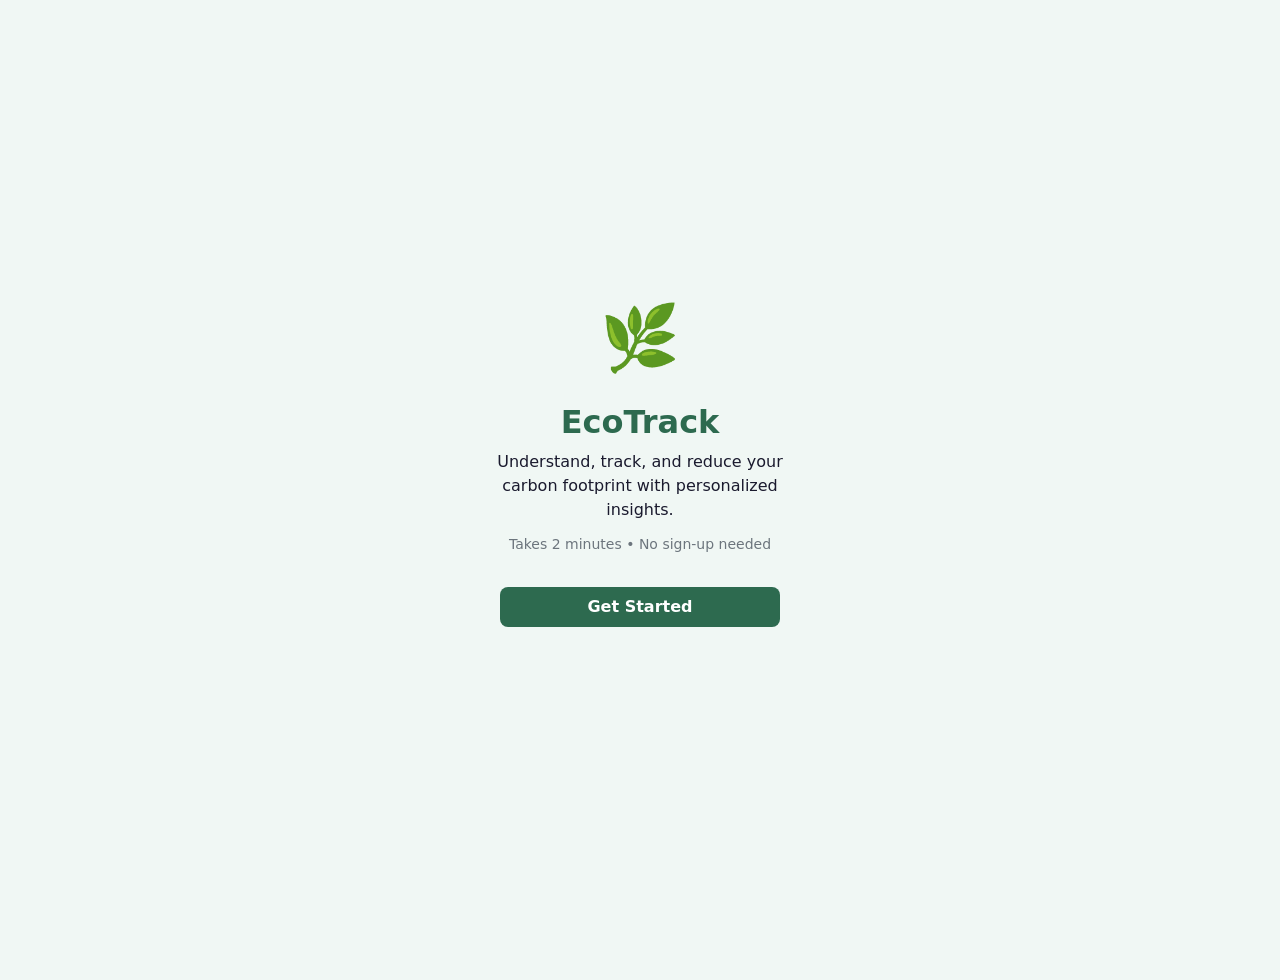
<file: index.html>
<!DOCTYPE html>
<html lang="en">
  <head>
    <meta charset="UTF-8" />
    <meta name="viewport" content="width=device-width, initial-scale=1.0" />
    <meta
      http-equiv="Content-Security-Policy"
      content="default-src 'self'; script-src 'self'; style-src 'self' 'unsafe-inline'; img-src 'self' data:;"
    />
    <title>EcoTrack — Understand, Track &amp; Reduce Your Carbon Footprint</title>
    <meta name="description" content="Track and reduce your carbon footprint with personalized insights, eco score, and actionable tips. Free, no sign-up needed." />
    <meta name="theme-color" content="#1B5E3F">
    <link rel="icon" href="data:image/svg+xml,<svg xmlns='http://www.w3.org/2000/svg' viewBox='0 0 100 100'><text y='.9em' font-size='90'>🌿</text></svg>">
    <link rel="stylesheet" href="css/styles.css" />
  </head>
  <body>
    <a class="skip-link" href="#main-content">Skip to main content</a>

    <header id="top-header" class="top-header" hidden>
      <div class="top-header-inner">
        <a href="#dashboard" class="header-brand" aria-label="EcoTrack Home">
            <span class="header-logo" aria-hidden="true">🌿</span>
            <span class="header-name">EcoTrack</span>
        </a>
        <nav class="desktop-nav" aria-label="Desktop navigation">
          <button class="desktop-nav-btn" data-route="dashboard" type="button">Dashboard</button>
          <button class="desktop-nav-btn" data-route="log" type="button">Log</button>
          <button class="desktop-nav-btn" data-route="tips" type="button">Tips</button>
          <button class="desktop-nav-btn" data-route="profile" type="button">Profile</button>
        </nav>
        <div class="header-stat" id="header-stat" aria-live="polite"></div>
      </div>
    </header>

    <main id="main-content" role="main" aria-live="polite"></main>

    <nav id="bottom-nav" class="bottom-nav hidden" aria-label="Main navigation">
      <button
        class="nav-btn"
        data-route="dashboard"
        aria-label="Dashboard"
        type="button"
      >
        <svg
          aria-hidden="true"
          focusable="false"
          width="24"
          height="24"
          viewBox="0 0 24 24"
          fill="none"
          stroke="currentColor"
          stroke-width="2"
          stroke-linecap="round"
          stroke-linejoin="round"
        >
          <rect x="3" y="3" width="7" height="7" />
          <rect x="14" y="3" width="7" height="7" />
          <rect x="14" y="14" width="7" height="7" />
          <rect x="3" y="14" width="7" height="7" />
        </svg>
        <span>Dashboard</span>
      </button>

      <button
        class="nav-btn"
        data-route="log"
        aria-label="Log activity"
        type="button"
      >
        <svg
          aria-hidden="true"
          focusable="false"
          width="24"
          height="24"
          viewBox="0 0 24 24"
          fill="none"
          stroke="currentColor"
          stroke-width="2"
          stroke-linecap="round"
          stroke-linejoin="round"
        >
          <line x1="12" y1="5" x2="12" y2="19" />
          <line x1="5" y1="12" x2="19" y2="12" />
        </svg>
        <span>Log</span>
      </button>

      <button
        class="nav-btn"
        data-route="tips"
        aria-label="Eco tips"
        type="button"
      >
        <svg
          aria-hidden="true"
          focusable="false"
          width="24"
          height="24"
          viewBox="0 0 24 24"
          fill="none"
          stroke="currentColor"
          stroke-width="2"
          stroke-linecap="round"
          stroke-linejoin="round"
        >
          <circle cx="12" cy="12" r="10" />
          <line x1="12" y1="8" x2="12" y2="12" />
          <line x1="12" y1="16" x2="12.01" y2="16" />
        </svg>
        <span>Tips</span>
      </button>

      <button
        class="nav-btn"
        data-route="profile"
        aria-label="User profile"
        type="button"
      >
        <svg
          aria-hidden="true"
          focusable="false"
          width="24"
          height="24"
          viewBox="0 0 24 24"
          fill="none"
          stroke="currentColor"
          stroke-width="2"
          stroke-linecap="round"
          stroke-linejoin="round"
        >
          <path d="M20 21v-2a4 4 0 0 0-4-4H8a4 4 0 0 0-4 4v2" />
          <circle cx="12" cy="7" r="4" />
        </svg>
        <span>Profile</span>
      </button>
    </nav>

    <script src="js/data.js"></script>
    <script src="js/storage.js"></script>
    <script src="js/quiz.js"></script>
    <script src="js/logger.js"></script>
    <script src="js/dashboard.js"></script>
    <script src="js/tips.js"></script>
    <script src="js/app.js"></script>
  </body>
</html>
</file>
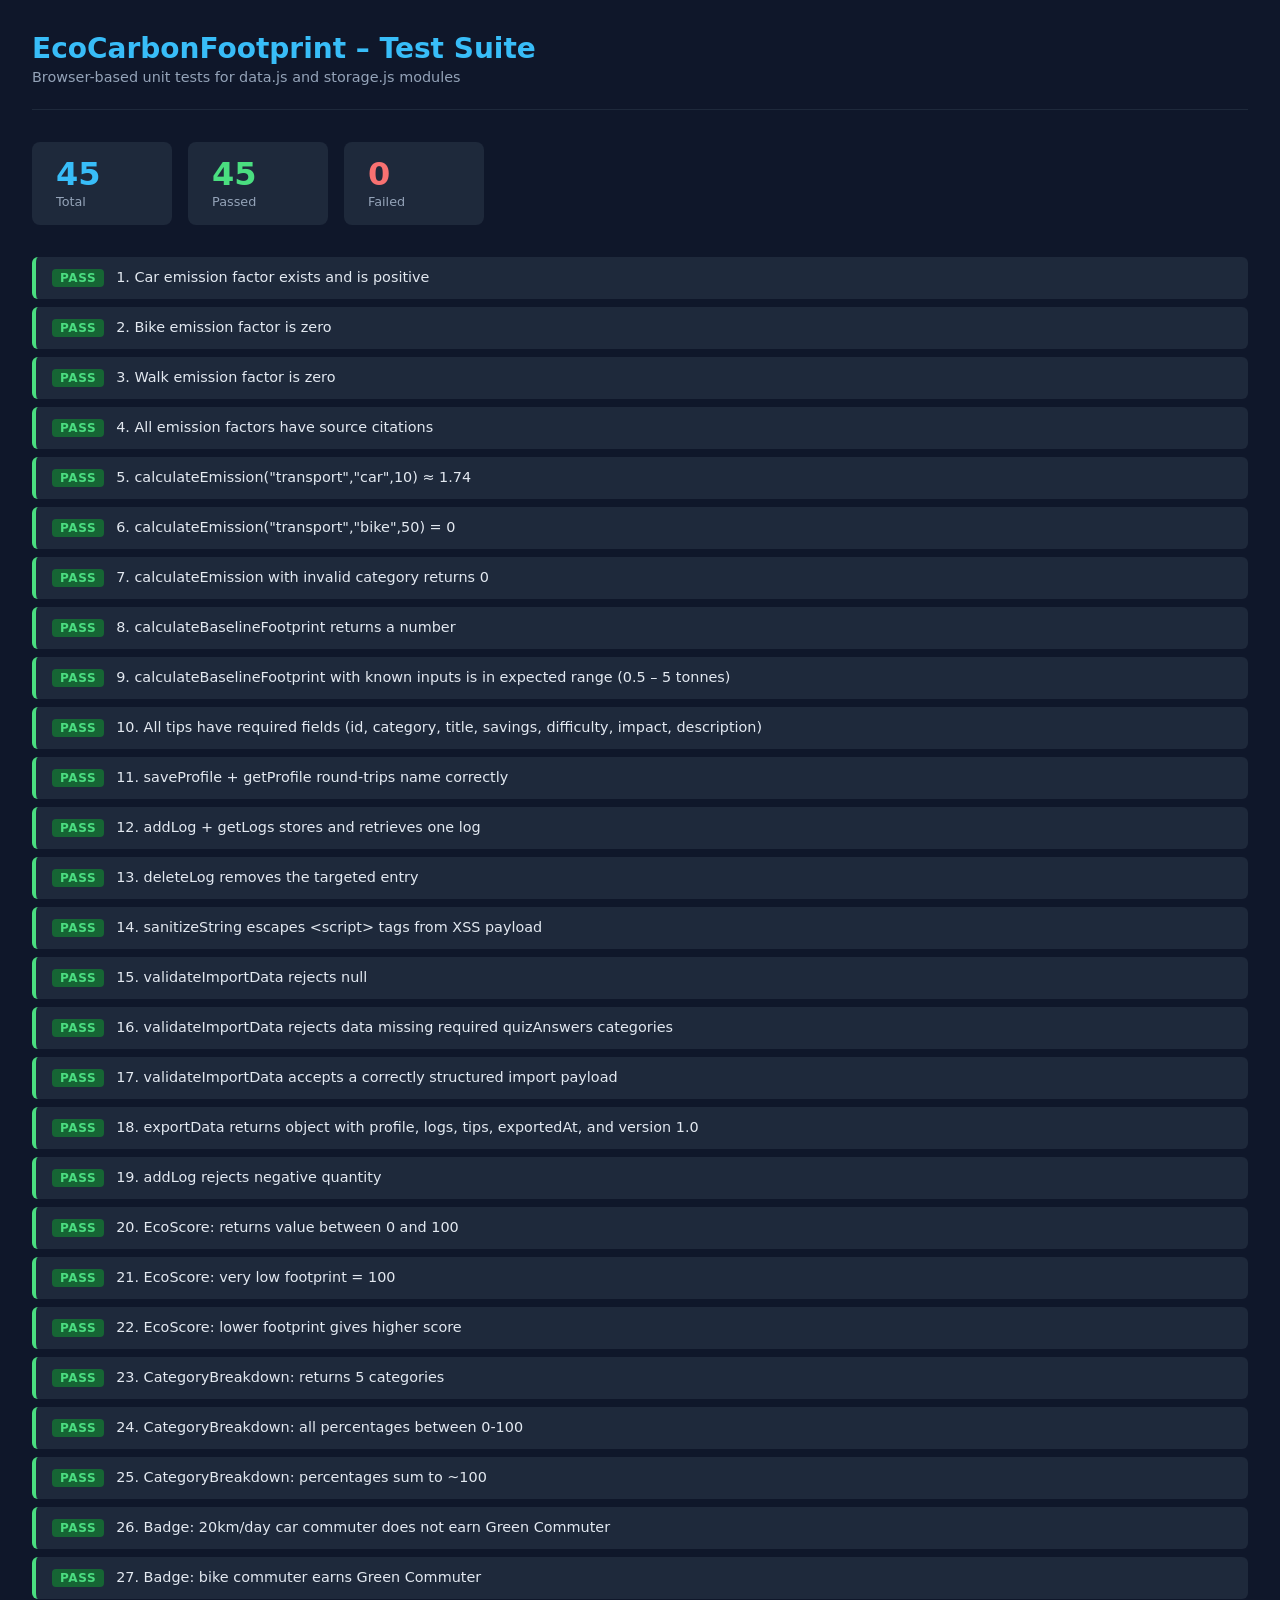
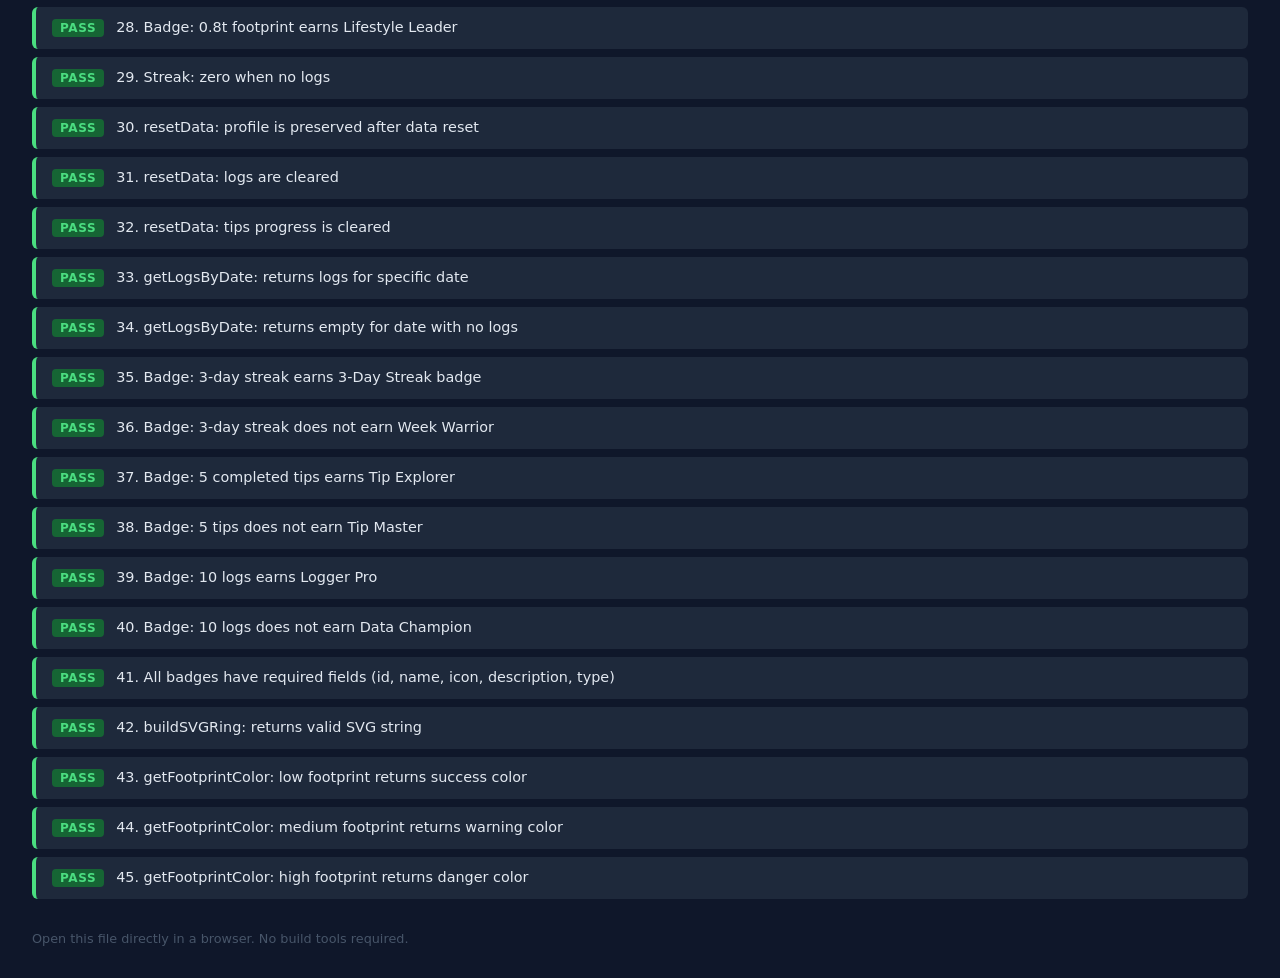
<file: tests/index.html>
<!DOCTYPE html>
<html lang="en">
<head>
  <meta charset="UTF-8">
  <meta name="viewport" content="width=device-width, initial-scale=1.0">
  <title>EcoCarbonFootprint – Test Suite</title>
  <style>
    * { box-sizing: border-box; margin: 0; padding: 0; }

    body {
      font-family: 'Segoe UI', system-ui, sans-serif;
      background: #0f172a;
      color: #e2e8f0;
      padding: 2rem;
      min-height: 100vh;
    }

    header {
      margin-bottom: 2rem;
      border-bottom: 1px solid #1e293b;
      padding-bottom: 1.5rem;
    }

    header h1 {
      font-size: 1.75rem;
      font-weight: 700;
      color: #38bdf8;
      margin-bottom: 0.25rem;
    }

    header p {
      color: #94a3b8;
      font-size: 0.9rem;
    }

    #summary {
      display: flex;
      gap: 1rem;
      margin-bottom: 2rem;
      flex-wrap: wrap;
    }

    .summary-card {
      background: #1e293b;
      border-radius: 8px;
      padding: 1rem 1.5rem;
      min-width: 140px;
    }

    .summary-card .value {
      font-size: 2rem;
      font-weight: 700;
      line-height: 1;
    }

    .summary-card .label {
      font-size: 0.8rem;
      color: #94a3b8;
      margin-top: 0.25rem;
    }

    .summary-card.pass  .value { color: #4ade80; }
    .summary-card.fail  .value { color: #f87171; }
    .summary-card.total .value { color: #38bdf8; }

    #results {
      display: flex;
      flex-direction: column;
      gap: 0.5rem;
    }

    .test-item {
      display: flex;
      align-items: flex-start;
      gap: 0.75rem;
      background: #1e293b;
      border-radius: 6px;
      padding: 0.75rem 1rem;
      border-left: 4px solid transparent;
    }

    .test-item.pass { border-left-color: #4ade80; }
    .test-item.fail { border-left-color: #f87171; }

    .test-badge {
      font-size: 0.75rem;
      font-weight: 700;
      padding: 2px 8px;
      border-radius: 4px;
      flex-shrink: 0;
      text-transform: uppercase;
      letter-spacing: 0.05em;
    }

    .test-badge.pass { background: #166534; color: #4ade80; }
    .test-badge.fail { background: #7f1d1d; color: #f87171; }

    .test-name {
      font-size: 0.9rem;
      flex: 1;
    }

    .test-error {
      font-size: 0.78rem;
      color: #f87171;
      margin-top: 0.25rem;
      font-family: monospace;
      background: #450a0a;
      padding: 4px 8px;
      border-radius: 4px;
    }

    .test-info {
      flex-direction: column;
    }

    footer {
      margin-top: 2rem;
      color: #475569;
      font-size: 0.8rem;
    }
  </style>
</head>
<body>

  <header>
    <h1>EcoCarbonFootprint – Test Suite</h1>
    <p>Browser-based unit tests for data.js and storage.js modules</p>
  </header>

  <div id="summary">
    <div class="summary-card total">
      <div class="value" id="count-total">–</div>
      <div class="label">Total</div>
    </div>
    <div class="summary-card pass">
      <div class="value" id="count-pass">–</div>
      <div class="label">Passed</div>
    </div>
    <div class="summary-card fail">
      <div class="value" id="count-fail">–</div>
      <div class="label">Failed</div>
    </div>
  </div>

  <div id="results"></div>

  <footer>
    <p>Open this file directly in a browser. No build tools required.</p>
  </footer>

  <!-- Hidden DOM stubs required by production modules -->
  <div id="main-content" style="display:none;"></div>
  <div id="bottom-nav" style="display:none;"></div>
  <div id="top-header" style="display:none;"></div>
  <div id="header-stat" style="display:none;"></div>

  <!-- Prevent App.init() from running during tests -->
  <script>window.__ECOTRACK_TEST_MODE__ = true;</script>

  <!-- Production modules (load order matters) -->
  <script src="../js/data.js"></script>
  <script src="../js/storage.js"></script>
  <script src="../js/quiz.js"></script>
  <script src="../js/logger.js"></script>
  <script src="../js/dashboard.js"></script>
  <script src="../js/tips.js"></script>
  <script src="../js/app.js"></script>

  <!-- Test runner + tests -->
  <script src="tests.js"></script>

</body>
</html>
</file>
<file: css/styles.css>
:root {
  --color-bg: #F0F7F4;
  --color-primary: #2D6A4F;
  --color-accent: #E76F51;
  --color-success: #40916C;
  --color-warning: #F4A261;
  --color-danger: #E63946;
  --color-neutral: #6C757D;
  --color-white: #FFFFFF;
  --color-text: #1A1A2E;
  --color-text-muted: #6C757D;
  --nav-height: 64px;
  --border-radius: 8px;
  --border-radius-lg: 16px;
  --shadow: 0 2px 8px rgba(0, 0, 0, 0.1);
  --shadow-lg: 0 4px 16px rgba(0, 0, 0, 0.15);
  --font-family: system-ui, -apple-system, BlinkMacSystemFont, 'Segoe UI', Roboto, sans-serif;
  --font-size-heading: 1.5rem;
  --font-size-subheading: 1.125rem;
  --font-size-body: 1rem;
  --font-size-small: 0.875rem;
  --max-width: 720px;
  --transition: 150ms ease-in-out;
}

*,
*::before,
*::after {
  box-sizing: border-box;
  margin: 0;
  padding: 0;
}

html {
  font-size: 16px;
}

body {
  font-family: var(--font-family);
  font-size: var(--font-size-body);
  background-color: var(--color-bg);
  color: var(--color-text);
  line-height: 1.5;
  padding-bottom: var(--nav-height);
  min-height: 100vh;
}

.skip-link {
  position: absolute;
  top: -100%;
  left: 0;
  padding: 8px 16px;
  background-color: var(--color-primary);
  color: var(--color-white);
  font-weight: 600;
  text-decoration: none;
  z-index: 9999;
  border-bottom-right-radius: var(--border-radius);
}

.skip-link:focus {
  top: 0;
}

#main-content {
  max-width: var(--max-width);
  margin: 0 auto;
  padding: 16px;
}

.bottom-nav {
  position: fixed;
  bottom: 0;
  left: 0;
  right: 0;
  height: var(--nav-height);
  background-color: var(--color-white);
  border-top: 1px solid rgba(0, 0, 0, 0.08);
  display: flex;
  justify-content: space-around;
  align-items: center;
  z-index: 100;
  box-shadow: 0 -2px 8px rgba(0, 0, 0, 0.08);
}

.nav-btn {
  display: flex;
  flex-direction: column;
  align-items: center;
  justify-content: center;
  gap: 4px;
  padding: 8px 12px;
  border: none;
  background: transparent;
  color: var(--color-neutral);
  font-family: var(--font-family);
  font-size: 0.75rem;
  font-weight: 500;
  cursor: pointer;
  border-radius: var(--border-radius);
  transition: color var(--transition), background-color var(--transition);
  min-width: 64px;
}

.nav-btn:hover {
  color: var(--color-primary);
  background-color: rgba(45, 106, 79, 0.08);
}

.nav-btn.active {
  color: var(--color-primary);
  font-weight: 600;
}

.nav-btn:focus-visible {
  outline: 2px solid var(--color-primary);
  outline-offset: 2px;
}

.card {
  background-color: var(--color-white);
  border-radius: var(--border-radius-lg);
  box-shadow: var(--shadow);
  padding: 16px;
}

.card + .card {
  margin-top: 16px;
}

.btn {
  display: inline-flex;
  align-items: center;
  justify-content: center;
  gap: 8px;
  padding: 10px 20px;
  border: none;
  border-radius: var(--border-radius);
  font-family: var(--font-family);
  font-size: var(--font-size-body);
  font-weight: 600;
  cursor: pointer;
  text-decoration: none;
  transition: background-color var(--transition), color var(--transition), box-shadow var(--transition);
  line-height: 1.25;
}

.btn:focus-visible {
  outline: 2px solid var(--color-primary);
  outline-offset: 2px;
}

.btn-primary {
  background-color: var(--color-primary);
  color: var(--color-white);
}

.btn-primary:hover {
  background-color: #245a42;
}

.btn-accent {
  background-color: var(--color-accent);
  color: var(--color-white);
}

.btn-accent:hover {
  background-color: #d45e3f;
}

.btn-outline {
  background-color: transparent;
  color: var(--color-primary);
  border: 2px solid var(--color-primary);
}

.btn-outline:hover {
  background-color: var(--color-primary);
  color: var(--color-white);
}

.btn-danger {
  background-color: var(--color-danger);
  color: var(--color-white);
}

.btn-danger:hover {
  background-color: #c62f3a;
}

.btn-block {
  display: flex;
  width: 100%;
}

.form-group {
  display: flex;
  flex-direction: column;
  gap: 6px;
  margin-bottom: 16px;
}

.form-label {
  font-size: 0.875rem;
  font-weight: 600;
  color: var(--color-text);
}

.form-input,
.form-select {
  padding: 10px 12px;
  border: 1.5px solid #CBD5E0;
  border-radius: var(--border-radius);
  font-family: var(--font-family);
  font-size: var(--font-size-body);
  color: var(--color-text);
  background-color: var(--color-white);
  transition: border-color var(--transition), box-shadow var(--transition);
  width: 100%;
}

.form-input:focus,
.form-select:focus {
  outline: none;
  border-color: var(--color-primary);
  box-shadow: 0 0 0 3px rgba(45, 106, 79, 0.15);
}

.form-select {
  cursor: pointer;
  appearance: none;
  background-image: url("data:image/svg+xml,%3Csvg xmlns='http://www.w3.org/2000/svg' width='12' height='8' viewBox='0 0 12 8'%3E%3Cpath fill='%236C757D' d='M1 1l5 5 5-5'/%3E%3C/svg%3E");
  background-repeat: no-repeat;
  background-position: right 12px center;
  padding-right: 36px;
}

.badge {
  display: inline-flex;
  align-items: center;
  padding: 2px 10px;
  border-radius: 100px;
  font-size: 0.75rem;
  font-weight: 600;
  line-height: 1.5;
}

.badge-easy {
  background-color: rgba(64, 145, 108, 0.15);
  color: #1b5e3b;
}

.badge-medium {
  background-color: rgba(244, 162, 97, 0.2);
  color: #9c5a0a;
}

.badge-hard {
  background-color: rgba(230, 57, 70, 0.15);
  color: #9c1a23;
}

h1,
.heading {
  font-size: var(--font-size-heading);
  font-weight: 700;
  line-height: 1.25;
}

h2,
.subheading {
  font-size: var(--font-size-subheading);
  font-weight: 600;
  line-height: 1.3;
}

.text-center {
  text-align: center;
}

.text-muted {
  color: var(--color-text-muted);
}

.mt-8 {
  margin-top: 8px;
}

.mt-16 {
  margin-top: 16px;
}

.mt-24 {
  margin-top: 24px;
}

.mb-8 {
  margin-bottom: 8px;
}

.mb-16 {
  margin-bottom: 16px;
}

.hidden {
  display: none !important;
}

.flex {
  display: flex;
}

.flex-col {
  flex-direction: column;
}

.items-center {
  align-items: center;
}

.justify-between {
  justify-content: space-between;
}

.gap-8 {
  gap: 8px;
}

@media (prefers-reduced-motion: reduce) {
  *,
  *::before,
  *::after {
    animation-duration: 0.01ms !important;
    animation-iteration-count: 1 !important;
    transition-duration: 0.01ms !important;
    scroll-behavior: auto !important;
  }
}

@media (min-width: 768px) {
  #main-content {
    padding: 24px 32px 24px;
  }

  /* Hide bottom nav on desktop */
  .bottom-nav { display: none !important; }

  /* Show inline nav on desktop */
  .desktop-nav { display: flex !important; }
}

/* === Welcome Screen === */
.screen-welcome { display:flex; flex-direction:column; align-items:center; justify-content:center; min-height:calc(100vh - 32px); text-align:center; }
.welcome-logo {
  font-size:4rem; margin-bottom:16px;
  animation: welcomeFloat 3s ease-in-out infinite, welcomeFadeDown 0.8s ease-out both;
}
.welcome-title {
  font-size:2rem; font-weight:700; color:var(--color-primary); margin-bottom:8px;
  animation: welcomeFadeDown 0.8s ease-out 0.2s both;
}
.welcome-subtitle {
  color:var(--color-text-light); margin-bottom:32px; max-width:300px; line-height:1.5;
  animation: welcomeFadeDown 0.8s ease-out 0.4s both;
}
.welcome-hint {
  font-size: var(--font-size-small); color: var(--color-neutral); margin-top: -20px; margin-bottom: 32px;
  animation: welcomeFadeDown 0.8s ease-out 0.5s both;
}
.screen-welcome .btn {
  animation: welcomeFadeDown 0.8s ease-out 0.6s both;
}

/* Welcome entrance: fade in + slide down */
@keyframes welcomeFadeDown {
  from { opacity: 0; transform: translateY(-20px); }
  to { opacity: 1; transform: translateY(0); }
}

/* Leaf gentle floating loop */
@keyframes welcomeFloat {
  0%, 100% { transform: translateY(0) rotate(0deg); }
  50% { transform: translateY(-8px) rotate(5deg); }
}

/* === Top Header === */
.top-header {
    position: sticky;
    top: 0;
    z-index: 50;
    background: var(--color-white);
    border-bottom: 1px solid #e5e7eb;
}
.top-header-inner {
    display: flex;
    justify-content: space-between;
    align-items: center;
    padding: 10px 16px;
    max-width: var(--max-width);
    margin: 0 auto;
}
.header-brand {
    display: flex;
    align-items: center;
    gap: 6px;
    text-decoration: none;
    color: #1F2937;
}
.header-logo { font-size: 1.25rem; }
.header-name { font-size: 1rem; font-weight: 700; color: #1B5E3F; }
.header-stat { font-size: var(--font-size-small); color: var(--color-neutral); font-weight: 600; }

/* Desktop inline nav — hidden on mobile */
.desktop-nav { display: none; gap: 4px; align-items: center; }
.desktop-nav-btn {
  background: none; border: none; font-family: var(--font-family);
  font-size: var(--font-size-small); font-weight: 500; color: var(--color-neutral);
  padding: 6px 14px; border-radius: 6px; cursor: pointer;
  transition: all var(--transition); position: relative;
}
.desktop-nav-btn:hover { color: var(--color-primary); }
.desktop-nav-btn.active {
  color: var(--color-primary); font-weight: 700;
}
.desktop-nav-btn.active::after {
  content: ''; position: absolute; bottom: -2px; left: 50%; transform: translateX(-50%);
  width: 16px; height: 2px; background: var(--color-primary); border-radius: 1px;
}
.desktop-nav-btn:focus-visible { outline: 2px solid var(--color-primary); outline-offset: 2px; }

/* === Screen Title === */
.screen-title { font-size:var(--font-size-h1); font-weight:700; color:var(--color-primary); margin-bottom:16px; }

/* === Profile === */
.profile-hero {
  background: linear-gradient(135deg, #1B5E3F 0%, #2D6A4F 50%, #40916C 100%);
  border-radius: var(--border-radius-lg);
  padding: 24px;
  display: flex;
  align-items: center;
  gap: 16px;
  color: white;
  box-shadow: var(--shadow-lg);
}
.profile-avatar {
  width: 56px; height: 56px;
  border-radius: 50%;
  background: rgba(255,255,255,0.2);
  display: flex; align-items: center; justify-content: center;
  font-size: 1.5rem; font-weight: 800; color: white;
  flex-shrink: 0;
  border: 2px solid rgba(255,255,255,0.4);
}
.profile-hero-info { flex: 1; min-width: 0; }
.profile-hero-name { font-size: 1.25rem; font-weight: 700; margin: 0; }
.profile-hero-sub { font-size: var(--font-size-small); opacity: 0.85; margin-top: 2px; }
.profile-hero-score { flex-shrink: 0; }

.profile-stats {
  display: grid;
  grid-template-columns: repeat(4, 1fr);
  gap: 8px;
  margin-top: 16px;
}
.profile-stat-item {
  background: white;
  border-radius: var(--border-radius);
  padding: 14px 8px;
  text-align: center;
  box-shadow: var(--shadow);
}
.profile-stat-num { display: block; font-size: 1.25rem; font-weight: 800; color: var(--color-primary); }
.profile-stat-label { display: block; font-size: 0.7rem; color: var(--color-neutral); font-weight: 600; margin-top: 2px; }

.profile-section-header {
  display: flex; justify-content: space-between; align-items: center; margin-bottom: 12px;
}

.profile-badges-list { display: flex; flex-direction: column; gap: 8px; }

.profile-badge {
  display: flex; align-items: center; gap: 12px;
  padding: 12px 14px;
  border-radius: var(--border-radius);
  transition: background 0.15s;
}
.profile-badge.earned {
  background: linear-gradient(135deg, #d4edda 0%, #e8f5e9 100%);
}
.profile-badge.locked {
  background: #f5f5f5;
  opacity: 0.65;
}
.profile-badge-icon { font-size: 1.6rem; flex-shrink: 0; }
.profile-badge-info { flex: 1; min-width: 0; }
.profile-badge-name { display: block; font-size: var(--font-size-body); font-weight: 700; color: var(--color-text); }
.profile-badge-desc { display: block; font-size: 0.75rem; color: var(--color-neutral); margin-top: 1px; }
.profile-badge-check { color: var(--color-success); font-size: 1.1rem; font-weight: 700; flex-shrink: 0; }
.profile-badge-lock { font-size: 0.9rem; flex-shrink: 0; }

.profile-name-row { display: flex; gap: 8px; align-items: center; }
.profile-name-row .form-input { flex: 1; }

.card-title { font-size: 1.125rem; font-weight: 600; margin-bottom: 12px; }
.settings-list { display: flex; flex-direction: column; }

/* === Toast === */
.toast { position:fixed; bottom:80px; left:50%; transform:translateX(-50%) translateY(20px); padding:12px 24px; border-radius:var(--radius-sm); color:white; font-weight:600; opacity:0; transition:opacity 0.3s, transform 0.3s; z-index:200; max-width:90%; text-align:center; }
.toast.show { opacity:1; transform:translateX(-50%) translateY(0); }
.toast-success { background:var(--color-success); }
.toast-error { background:var(--color-danger); }

/* === Quiz === */
/* === Quiz Layout === */
.quiz-container { max-width: 680px; margin: 0 auto; }

.quiz-header { margin-bottom: 20px; }
.quiz-step-label { font-size: var(--font-size-small); color: var(--color-neutral); font-weight: 600; margin-bottom: 6px; }
.quiz-progress { height: 6px; background: #e0e0e0; border-radius: 3px; overflow: hidden; }
.quiz-progress-bar { height: 100%; background: var(--color-primary); border-radius: 3px; transition: width 0.3s ease; }

/* Mobile: single column */
.quiz-layout { display: flex; flex-direction: column; gap: 16px; }
.quiz-form-col { flex: 1; }
.quiz-side-col { display: flex; flex-direction: column; gap: 12px; }

.quiz-step-icon {
  font-size: 2.5rem; text-align: center; margin-bottom: 8px;
  display: inline-block; width: 100%;
}
/* Transport: gentle driving sway */
.quiz-icon-transport { animation: iconDrive 2s ease-in-out infinite; }
@keyframes iconDrive {
  0%, 100% { transform: translateX(0) rotate(0deg); }
  25% { transform: translateX(6px) rotate(2deg); }
  75% { transform: translateX(-6px) rotate(-2deg); }
}
/* Food: subtle wobble like a plate */
.quiz-icon-food { animation: iconWobble 2.5s ease-in-out infinite; }
@keyframes iconWobble {
  0%, 100% { transform: rotate(0deg); }
  25% { transform: rotate(8deg); }
  75% { transform: rotate(-8deg); }
}
/* Energy: lightning flash pulse */
.quiz-icon-energy { animation: iconZap 1.8s ease-in-out infinite; }
@keyframes iconZap {
  0%, 100% { transform: scale(1); filter: brightness(1); }
  50% { transform: scale(1.15); filter: brightness(1.3); }
}
/* Shopping: bounce like a bag drop */
.quiz-icon-shopping { animation: iconBounce 2s ease-in-out infinite; }
@keyframes iconBounce {
  0%, 100% { transform: translateY(0); }
  40% { transform: translateY(-8px); }
  60% { transform: translateY(2px); }
}
/* Lifestyle: crosshair pulse */
.quiz-icon-lifestyle { animation: iconPulse 2.2s ease-in-out infinite; }
@keyframes iconPulse {
  0%, 100% { transform: scale(1); opacity: 1; }
  50% { transform: scale(1.12); opacity: 0.85; }
}

.quiz-step-title { font-size: var(--font-size-subheading); font-weight: 600; text-align: center; margin-bottom: 10px; color: var(--color-text); }
.quiz-info-block {
  background: linear-gradient(135deg, #e8f5e9 0%, #f0f7f4 100%);
  border: 1px solid rgba(45,106,79,0.15);
  border-radius: var(--border-radius-lg);
  padding: 16px 20px; margin-top: 16px;
  font-size: var(--font-size-small); color: #3d5a47; line-height: 1.65;
  display: flex; gap: 12px; align-items: flex-start;
  box-shadow: 0 2px 8px rgba(45,106,79,0.06);
}
.quiz-info-icon { font-size: 1.3rem; flex-shrink: 0; margin-top: 1px; }

/* Estimate card */
.quiz-estimate-card { text-align: center; padding: 20px 16px; }
.quiz-estimate-icon { font-size: 1.5rem; margin-bottom: 4px; animation: iconSpin 6s linear infinite; }
@keyframes iconSpin {
  0% { transform: rotate(0deg); }
  100% { transform: rotate(360deg); }
}
.quiz-estimate-label { font-size: var(--font-size-small); color: var(--color-neutral); margin-bottom: 8px; }
.quiz-estimate-ring { display: inline-block; margin: 0 auto; }
.quiz-estimate-compare {
  font-size: var(--font-size-small); font-weight: 600; margin-top: 8px;
  padding: 4px 12px; border-radius: 16px; display: inline-block;
  background: var(--color-bg);
}

/* Quiz buttons */
.quiz-actions { display: flex; gap: 10px; }
.quiz-actions .btn { flex: 1; padding: 14px 24px; font-size: 1rem; border-radius: 10px; font-weight: 700; letter-spacing: 0.3px; }
.quiz-actions .btn-primary { box-shadow: 0 4px 12px rgba(45,106,79,0.25); }
.quiz-actions .btn-primary:hover { box-shadow: 0 6px 16px rgba(45,106,79,0.35); }

/* Desktop: two columns side by side */
@media (min-width: 640px) {
  .quiz-layout { flex-direction: row; align-items: flex-start; }
  .quiz-form-col { flex: 3; }
  .quiz-side-col { flex: 2; position: sticky; top: 80px; }
}

/* Custom dropdown */
.csel { position: relative; }
.csel-trigger {
  display: flex; align-items: center; justify-content: space-between; width: 100%;
  padding: 12px 14px; background: var(--color-white); border: 1px solid #d0d5dd;
  border-radius: var(--border-radius); font-size: var(--font-size-body);
  color: var(--color-text); cursor: pointer; transition: border-color var(--transition);
}
.csel-trigger:hover, .csel-trigger:focus { border-color: var(--color-primary); outline: none; }
.csel-arrow { font-size: 0.8rem; color: var(--color-neutral); transition: transform 0.2s; }
.csel.open .csel-arrow { transform: rotate(180deg); }
.csel-dropdown {
  display: none; position: absolute; top: 100%; left: 0; right: 0; z-index: 50;
  background: var(--color-white); border: 1px solid #d0d5dd; border-radius: var(--border-radius);
  box-shadow: var(--shadow-lg); max-height: 220px; overflow-y: auto; margin-top: 4px;
}
.csel.open .csel-dropdown { display: block; }
.csel-option {
  padding: 10px 14px; cursor: pointer; font-size: var(--font-size-body);
  transition: background var(--transition);
}
.csel-option:hover, .csel-option:focus { background: var(--color-bg); outline: none; }
.csel-option.active { background: var(--color-primary); color: var(--color-white); font-weight: 600; }

/* Modal overlay */
.modal-overlay {
  position: fixed; inset: 0; z-index: 999; background: rgba(0,0,0,0.5);
  display: flex; align-items: center; justify-content: center; padding: 16px;
  animation: fadeIn 0.2s ease;
}
.modal-card {
  background: var(--color-white); border-radius: var(--border-radius-lg);
  padding: 32px 24px; max-width: 380px; width: 100%; text-align: center;
  box-shadow: var(--shadow-lg); animation: slideUp 0.25s ease;
}
.modal-icon { font-size: 2.5rem; margin-bottom: 8px; }
.modal-title { font-size: var(--font-size-heading); font-weight: 700; color: var(--color-text); margin-bottom: 4px; }
.modal-desc { font-size: var(--font-size-body); color: var(--color-neutral); margin-bottom: 16px; }
.modal-card .form-input { text-align: center; font-size: 1.1rem; margin-bottom: 16px; }
.modal-actions { display: flex; gap: 10px; justify-content: center; }
.modal-actions .btn { min-width: 100px; }
@keyframes slideUp {
  from { transform: translateY(30px); opacity: 0; }
  to { transform: translateY(0); opacity: 1; }
}

/* === Dashboard === */
.dash-greeting {
  font-size: var(--font-size-subheading); font-weight: 600;
  color: var(--color-text); margin-bottom: 16px;
}
.dash-hero {
  background: linear-gradient(135deg, var(--color-primary) 0%, #1a4d35 100%);
  border-radius: var(--border-radius-lg); padding: 24px;
  display: flex; align-items: center; gap: 24px;
  color: var(--color-white); box-shadow: 0 6px 20px rgba(27,94,63,0.25);
}
.dash-hero-ring { flex-shrink: 0; }
.dash-hero-ring circle:first-child { stroke: rgba(255,255,255,0.15); }
.dash-hero-ring text { fill: var(--color-white) !important; }
.dash-hero-stats { display: flex; flex-direction: column; gap: 12px; flex: 1; }
.dash-stat-item { display: flex; flex-direction: column; }
.dash-stat-value { font-size: 1.5rem; font-weight: 800; line-height: 1.2; }
.dash-stat-label { font-size: var(--font-size-small); opacity: 0.8; }

/* Quick action cards */
.dash-quick-actions { display: grid; grid-template-columns: repeat(3, 1fr); gap: 12px; }
.dash-action-card {
  display: flex; flex-direction: column; align-items: center; gap: 8px;
  padding: 20px 12px; background: var(--color-white); border: 1px solid #e8ece9;
  border-radius: var(--border-radius-lg); cursor: pointer;
  transition: all 0.2s; box-shadow: var(--shadow); font-family: var(--font-family);
}
.dash-action-card:hover { transform: translateY(-2px); box-shadow: var(--shadow-lg); border-color: var(--color-primary); }
.dash-action-icon { font-size: 1.5rem; }
.dash-action-text { font-size: var(--font-size-small); font-weight: 600; color: var(--color-text); }

/* Category bars */
.category-bars { display:flex; flex-direction:column; gap:14px; }
.category-bar-item { list-style:none; }
.category-bar-header { display:flex; justify-content:space-between; font-weight:600; margin-bottom:6px; font-size: var(--font-size-small); }
.bar-track { height:10px; background:#f0f2f1; border-radius:5px; overflow:hidden; }
.bar-fill { height:100%; border-radius:5px; transition:width 0.6s ease; }

/* Weekly chart */
.weekly-chart { padding:8px 0; }
.chart-bars { display:flex; align-items:flex-end; gap:10px; height:120px; }
.chart-bar-col { flex:1; display:flex; flex-direction:column; align-items:center; gap:6px; height:100%; justify-content:flex-end; }
.chart-bar { width:100%; border-radius:6px 6px 0 0; min-height:4px; transition:height 0.4s ease; background: var(--color-primary); }
.chart-label { font-size:0.75rem; color:var(--color-text-muted); font-weight:500; }

/* Comparison */
.comparison-list { display:flex; flex-direction:column; gap:16px; }
.comparison-item { list-style:none; }
.comparison-header { display:flex; justify-content:space-between; align-items:center; margin-bottom:6px; font-weight:600; font-size: var(--font-size-small); }

/* Mobile hero stacking */
@media (max-width: 480px) {
  .dash-hero { flex-direction: column; text-align: center; }
  .dash-hero-stats { flex-direction: row; justify-content: space-around; width: 100%; }
  .dash-stat-item { align-items: center; }
}

/* === Logger === */
.log-hero {
  display: flex; gap: 12px;
}
.log-hero-left, .log-hero-right {
  flex: 1; display: flex; flex-direction: column; align-items: center;
  padding: 20px 16px; border-radius: var(--border-radius-lg);
  background: var(--color-white); box-shadow: var(--shadow);
}
.log-hero-left { background: linear-gradient(135deg, var(--color-primary) 0%, #1a4d35 100%); color: white; }
.log-hero-value { font-size: 2rem; font-weight: 800; line-height: 1.2; }
.log-hero-count { font-size: 2rem; font-weight: 800; color: var(--color-primary); line-height: 1.2; }
.log-hero-unit { font-size: var(--font-size-small); opacity: 0.85; margin-top: 2px; }
.log-form-grid { display: grid; grid-template-columns: 1fr 1fr; gap: 12px; }
@media (max-width: 480px) { .log-form-grid { grid-template-columns: 1fr; } }
.log-unit-badge {
  display: inline-block; background: rgba(45,106,79,0.1); color: var(--color-primary);
  font-size: 0.7rem; font-weight: 700; padding: 2px 8px; border-radius: 10px;
  margin-left: 6px; vertical-align: middle;
}
.log-qty-wrap { position: relative; }
.log-qty-wrap .form-input { padding-right: 60px; }
.log-qty-suffix {
  position: absolute; right: 14px; top: 50%; transform: translateY(-50%);
  font-size: var(--font-size-small); font-weight: 600; color: var(--color-neutral);
  pointer-events: none;
}
.log-unit-hint {
  font-size: 0.78rem; color: var(--color-primary); margin-top: 6px;
  background: rgba(45,106,79,0.06); padding: 6px 10px; border-radius: 6px;
  line-height: 1.4;
}
.log-preview-card {
  text-align: center; background: var(--color-bg); border-radius: var(--border-radius);
  padding: 14px; margin-top: 12px;
}
.log-preview-value { font-size: 1.5rem; font-weight: 800; color: var(--color-accent); }
.log-section-header { display: flex; justify-content: space-between; align-items: center; margin-bottom: 12px; }
.badge-co2 { display:inline-flex; align-items:center; padding:4px 12px; border-radius:100px; font-size:0.75rem; font-weight:600; background-color:rgba(45,106,79,0.12); color:var(--color-primary); }
.log-item {
  display:flex; justify-content:space-between; align-items:center;
  padding:12px 0; border-bottom:1px solid #f0f0f0;
}
.log-item:last-child { border-bottom:none; }
.log-item-left { display:flex; align-items:center; gap:12px; }
.log-item-icon { font-size:1.4rem; width: 36px; height: 36px; display: flex; align-items: center; justify-content: center; background: var(--color-bg); border-radius: 10px; }
.log-item-title { font-weight:600; font-size:var(--font-size-body); }
.log-item-right { display:flex; align-items:center; gap:10px; }
.log-item-co2 { font-weight:700; color:var(--color-primary); font-size: var(--font-size-body); }
.log-delete-btn { background:none; border:none; color:var(--color-danger); cursor:pointer; font-size:1rem; padding:6px; border-radius:6px; transition: background 0.15s; }
.log-delete-btn:hover { background: rgba(230,57,70,0.1); }
.log-delete-btn:focus-visible { outline:2px solid var(--color-danger); outline-offset:2px; }

/* === Tips === */
.tips-hero {
  display: flex; align-items: center; gap: 24px;
  background: linear-gradient(135deg, var(--color-success) 0%, #2d6a4f 100%);
  border-radius: var(--border-radius-lg); padding: 24px;
  color: white; box-shadow: 0 6px 20px rgba(64,145,108,0.25);
}
.tips-hero-ring { flex-shrink: 0; }
.tips-hero-stats { display: flex; flex-direction: column; gap: 8px; }
.tips-hero-stat { font-size: var(--font-size-small); opacity: 0.9; }
.tips-hero-num { font-size: 1.3rem; font-weight: 800; margin-right: 4px; }
@media (max-width: 480px) {
  .tips-hero { flex-direction: column; text-align: center; }
  .tips-hero-stats { flex-direction: row; gap: 16px; }
}

.tips-filter { overflow-x:auto; white-space:nowrap; padding-bottom:4px; }
.filter-btn {
  padding:8px 16px; border:1.5px solid #e0e0e0; border-radius:24px;
  background:white; cursor:pointer; font-family:var(--font-family);
  font-size:var(--font-size-small); transition:all 0.2s; flex-shrink:0;
}
.filter-btn:hover { border-color: var(--color-primary); color: var(--color-primary); }
.filter-btn.active { background:var(--color-primary); color:white; border-color:var(--color-primary); box-shadow: 0 2px 8px rgba(45,106,79,0.2); }
.filter-btn:focus-visible { outline:2px solid var(--color-primary); outline-offset:2px; }

.tip-card { transition: all 0.2s; }
.tip-card:hover { transform: translateY(-1px); box-shadow: var(--shadow-lg); }
.tip-card.tip-completed { opacity:0.5; }
.tip-header { display:flex; justify-content:space-between; align-items:center; margin-bottom:10px; }
.tip-header-left { display: flex; align-items: center; gap: 10px; }
.tip-category-icon { font-size:1.5rem; }
.tip-badges { display:flex; gap:6px; }
.tip-title { font-size:var(--font-size-body); font-weight:700; margin: 0; }
.tip-description { font-size:var(--font-size-small); line-height:1.5; margin-bottom:14px; color: var(--color-text-muted); }
.tip-footer { display:flex; justify-content:space-between; align-items:center; }
.tip-savings { font-size:var(--font-size-small); font-weight:600; color:var(--color-success); }
.tip-actions { display:flex; gap:8px; }
.tip-done-btn, .tip-dismiss-btn {
  padding:6px 14px; border:none; border-radius:8px; cursor:pointer;
  font-size:var(--font-size-small); font-family:var(--font-family);
  font-weight:600; transition: all 0.15s;
}
.tip-done-btn { background:var(--color-success); color:white; }
.tip-done-btn:hover { background: #358a5b; }
.tip-dismiss-btn { background:#f0f2f1; color:var(--color-neutral); }
.tip-dismiss-btn:hover { background: #e0e2e1; }
.tip-done-btn:focus-visible, .tip-dismiss-btn:focus-visible { outline:2px solid var(--color-primary); outline-offset:2px; }
</file>
